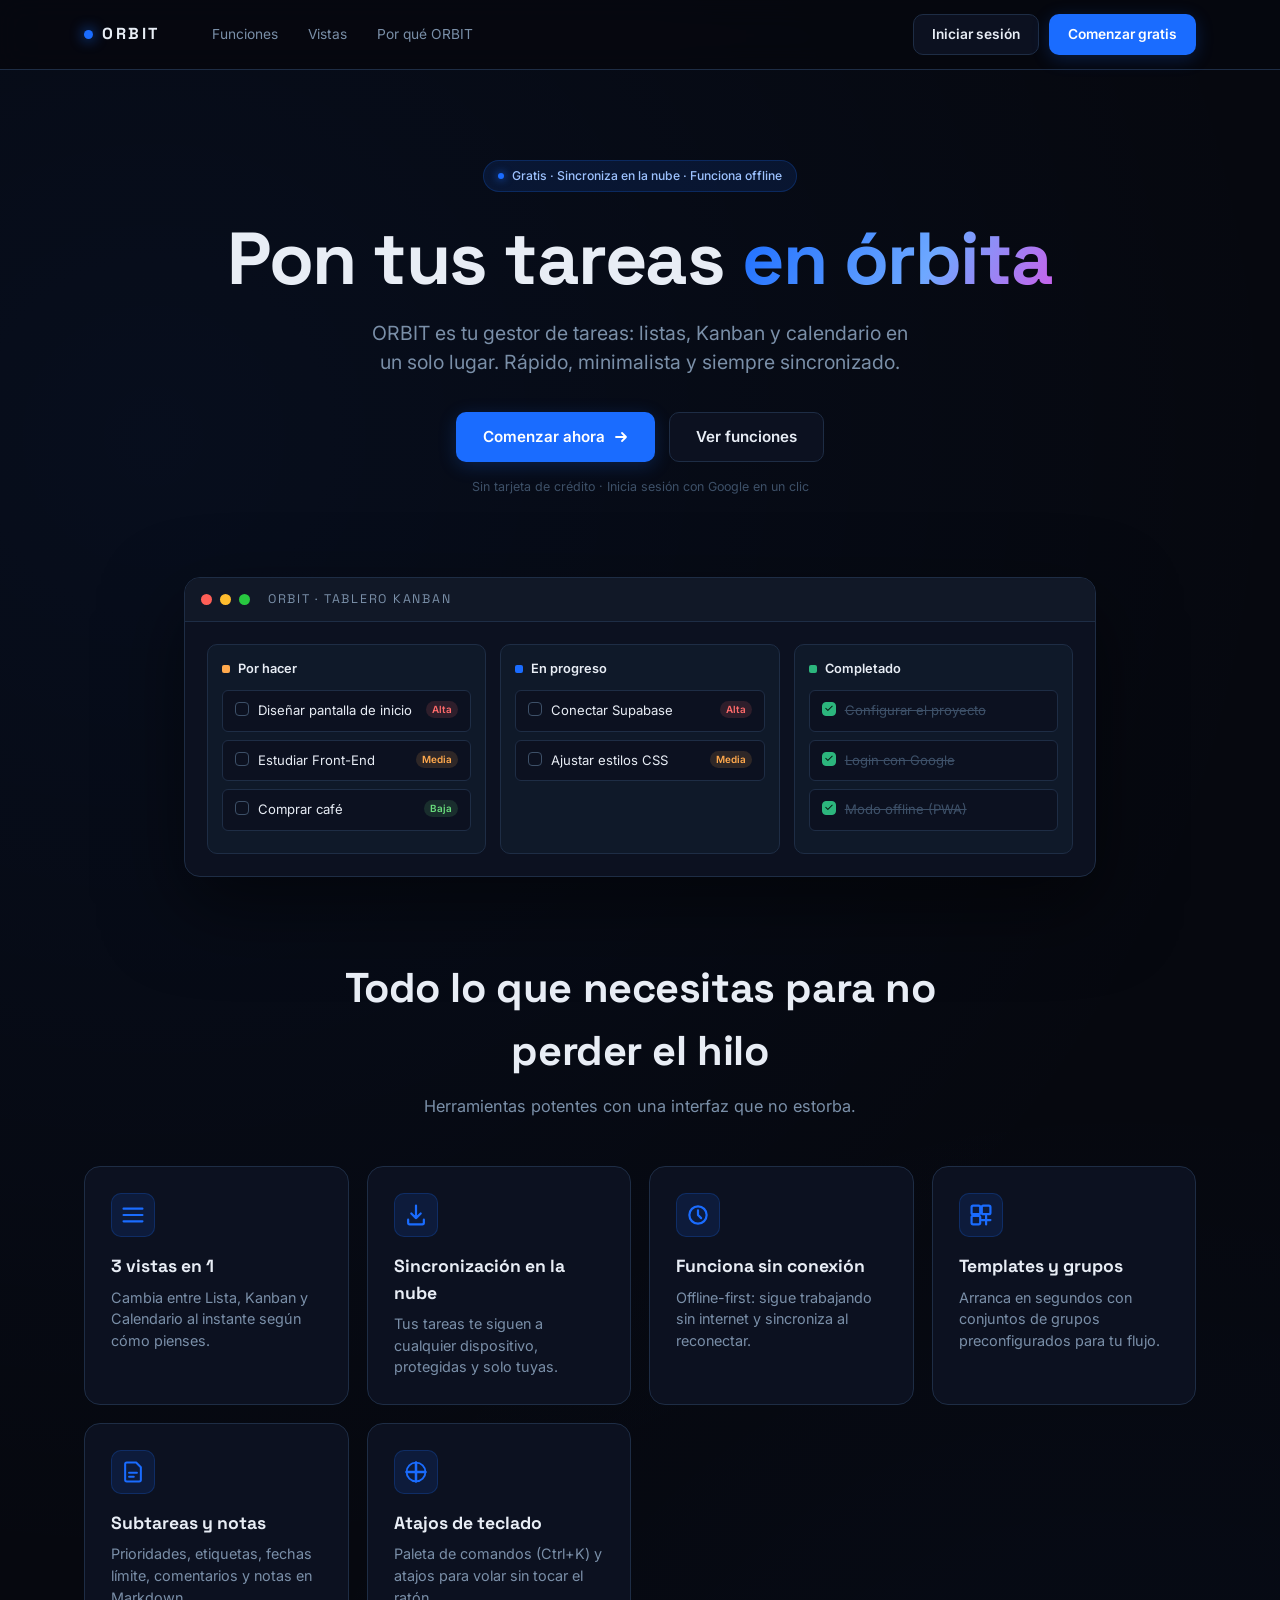
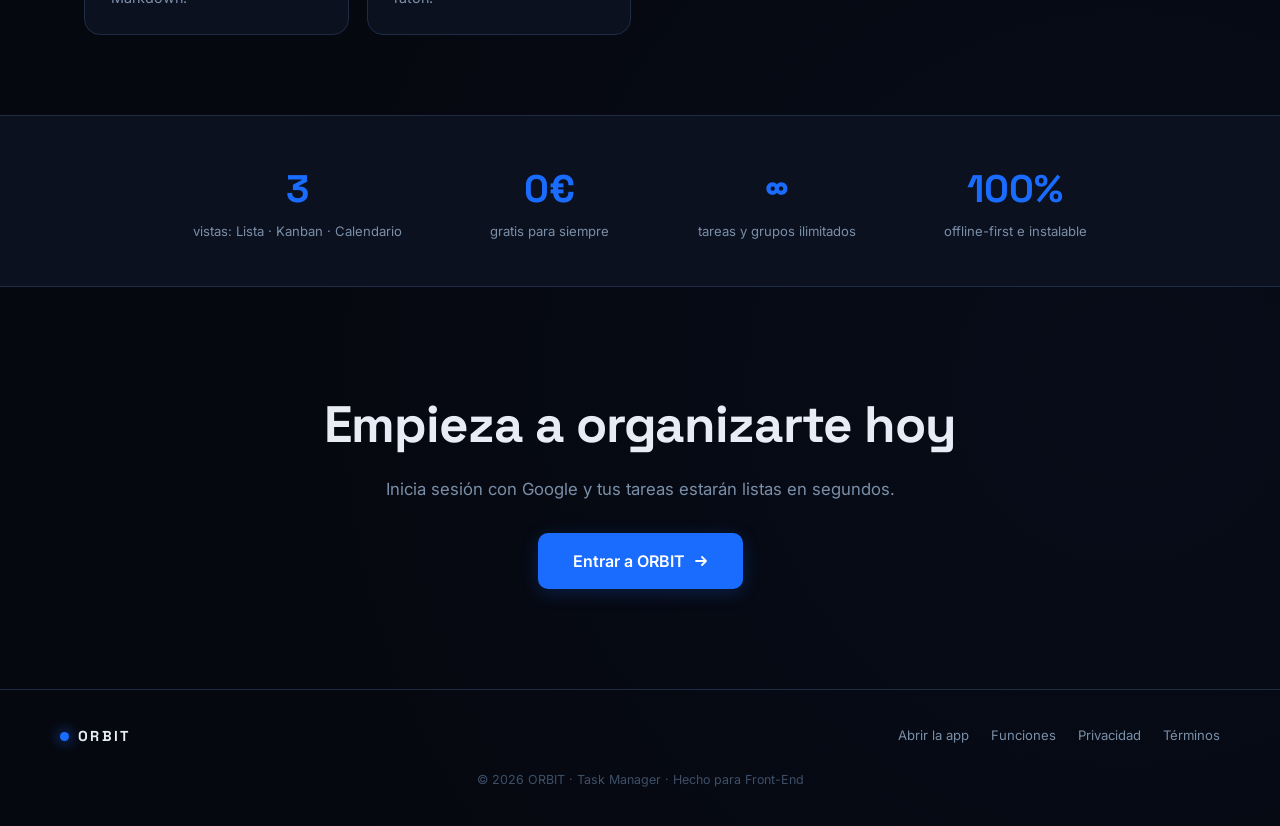
<file: inicio.html>
<!DOCTYPE html>
<html lang="es">
<head>
<meta charset="UTF-8"/>
<meta name="viewport" content="width=device-width,initial-scale=1.0"/>
<title>ORBIT — Organiza tus tareas en órbita</title>
<link rel="preconnect" href="https://fonts.googleapis.com"/>
<link href="https://fonts.googleapis.com/css2?family=Inter:wght@300;400;500;600&family=Space+Grotesk:wght@500;700&display=swap" rel="stylesheet"/>
<link rel="manifest" href="manifest.json"/>
<meta name="theme-color" content="#1a6cff"/>
<link rel="icon" type="image/png" href="icons/icon-192.png"/>
<link rel="apple-touch-icon" href="icons/icon-192.png"/>
<meta name="description" content="ORBIT — pon tus tareas en órbita. Lista, Kanban, Calendario y Panel de productividad, en la nube y offline."/>
<meta property="og:type" content="website"/>
<meta property="og:title" content="ORBIT — Organiza tus tareas en órbita"/>
<meta property="og:description" content="Gestor de tareas rápido y minimalista: Lista, Kanban, Calendario y Panel. Gratis, en la nube y offline."/>
<meta property="og:image" content="icons/icon-512.png"/>
<meta name="twitter:card" content="summary_large_image"/>
<style>
  *,*::before,*::after { box-sizing:border-box; margin:0; padding:0; }

  :root{
    --bg:#06080f; --bg-s:#0c1120; --bg-e:#111827; --bg-in:#0f1929;
    --bd:#1e2d45; --bd-hi:#2a4a6b;
    --accent:#1a6cff; --accent-g:rgba(26,108,255,.22); --accent-d:rgba(26,108,255,.12);
    --txt:#e8edf5; --txt2:#7a8fa8; --txt3:#3d5068;
    --done:#2cb67d; --err:#ff4d6d; --high:#ff6b6b; --med:#ffa94d; --low:#69db7c;
    --r:6px; --rm:10px; --rl:16px;
    --fd:'Space Grotesk',sans-serif; --fb:'Inter',sans-serif; --tr:.17s ease;
  }

  html{ font-size:16px; scroll-behavior:smooth; }
  body{
    background:var(--bg); color:var(--txt); font-family:var(--fb);
    min-height:100vh; line-height:1.5; -webkit-font-smoothing:antialiased;
    background-image:
      radial-gradient(circle at 12% 18%,rgba(26,108,255,.06) 0%,transparent 50%),
      radial-gradient(circle at 88% 82%,rgba(26,108,255,.04) 0%,transparent 40%);
  }
  a{ color:inherit; text-decoration:none; }

  /* ── HEADER ── */
  .hdr{
    position:sticky; top:0; z-index:300;
    border-bottom:1px solid var(--bd);
    background:rgba(6,8,15,.85); backdrop-filter:blur(14px);
  }
  .hdr-in{
    max-width:1160px; margin:0 auto; padding:14px 24px;
    display:flex; align-items:center; gap:14px;
  }
  .logo{
    font-family:var(--fd); font-size:1rem; font-weight:700; letter-spacing:.16em;
    display:flex; align-items:center; gap:9px; color:var(--txt);
  }
  .logo-dot{
    width:9px; height:9px; border-radius:50%; background:var(--accent);
    box-shadow:0 0 14px var(--accent); animation:pulse 2.8s ease-in-out infinite;
  }
  @keyframes pulse{0%,100%{opacity:1;transform:scale(1)}50%{opacity:.45;transform:scale(.65)}}
  .hdr-nav{ display:flex; gap:6px; margin-left:26px; flex:1; }
  .hdr-nav a{
    font-size:.86rem; color:var(--txt2); padding:7px 12px; border-radius:var(--r);
    transition:var(--tr);
  }
  .hdr-nav a:hover{ color:var(--txt); background:var(--bg-s); }
  .hdr-actions{ display:flex; align-items:center; gap:10px; }

  .btn{
    font-family:var(--fb); font-size:.86rem; font-weight:600;
    padding:9px 18px; border-radius:var(--rm); border:1px solid transparent;
    cursor:pointer; transition:var(--tr); display:inline-flex; align-items:center; gap:9px;
    white-space:nowrap;
  }
  .btn-pri{
    background:var(--accent); color:#fff;
    box-shadow:0 4px 18px var(--accent-g);
  }
  .btn-pri:hover{ transform:translateY(-1px); box-shadow:0 6px 26px var(--accent-g); }
  .btn-ghost{
    background:var(--bg-s); border-color:var(--bd); color:var(--txt);
  }
  .btn-ghost:hover{ border-color:var(--bd-hi); background:var(--bg-e); }
  .menu-toggle{ display:none; background:none; border:none; color:var(--txt); font-size:22px; cursor:pointer; margin-left:auto; }

  /* ── HERO ── */
  .hero{ max-width:900px; margin:0 auto; padding:90px 24px 60px; text-align:center; }
  .badge{
    display:inline-flex; align-items:center; gap:8px;
    background:var(--accent-d); border:1px solid var(--accent-g); color:#9dc2ff;
    font-size:.76rem; font-weight:500; padding:6px 14px; border-radius:999px; margin-bottom:28px;
  }
  .badge .b-dot{ width:6px; height:6px; border-radius:50%; background:var(--accent); box-shadow:0 0 8px var(--accent); }
  .hero h1{
    font-family:var(--fd); font-weight:700;
    font-size:clamp(2.6rem,7vw,4.6rem); line-height:1.05; letter-spacing:-.02em;
    margin-bottom:22px;
  }
  .hero h1 .grad{
    background:linear-gradient(120deg,#1a6cff,#6ea8ff 60%,#cc5de8);
    -webkit-background-clip:text; background-clip:text; -webkit-text-fill-color:transparent;
  }
  .hero p.sub{
    font-size:clamp(1rem,2.3vw,1.22rem); color:var(--txt2);
    max-width:560px; margin:0 auto 34px;
  }
  .hero-cta{ display:flex; gap:14px; justify-content:center; flex-wrap:wrap; }
  .hero-cta .btn{ padding:13px 26px; font-size:.95rem; }
  .hero-note{ margin-top:16px; font-size:.78rem; color:var(--txt3); }

  /* ── APP PREVIEW ── */
  .preview{ max-width:960px; margin:20px auto 0; padding:0 24px; }
  .window{
    background:var(--bg-s); border:1px solid var(--bd); border-radius:var(--rl);
    overflow:hidden; box-shadow:0 30px 80px rgba(0,0,0,.5);
  }
  .win-bar{
    display:flex; align-items:center; gap:8px; padding:12px 16px;
    background:var(--bg-e); border-bottom:1px solid var(--bd);
  }
  .dot{ width:11px; height:11px; border-radius:50%; }
  .dot.r{background:#ff5f57}.dot.y{background:#febc2e}.dot.g{background:#28c840}
  .win-title{ margin-left:10px; font-family:var(--fd); font-size:.78rem; letter-spacing:.14em; color:var(--txt2); }
  .win-body{ padding:22px; display:grid; grid-template-columns:repeat(auto-fit,minmax(210px,1fr)); gap:14px; }
  .col{ background:var(--bg-in); border:1px solid var(--bd); border-radius:var(--rm); padding:14px; }
  .col-h{ display:flex; align-items:center; gap:8px; font-size:.8rem; font-weight:600; margin-bottom:12px; color:var(--txt); }
  .col-h .pin{ width:8px; height:8px; border-radius:2px; }
  .task{
    background:var(--bg-s); border:1px solid var(--bd); border-radius:var(--r);
    padding:10px 12px; margin-bottom:8px; font-size:.82rem; color:var(--txt);
    display:flex; align-items:flex-start; gap:9px;
  }
  .task .chk{ width:14px;height:14px;border:1.5px solid var(--txt3);border-radius:4px;flex-shrink:0;margin-top:1px; }
  .task.done .chk{ background:var(--done); border-color:var(--done); position:relative; }
  .task.done .chk::after{ content:"✓"; position:absolute; top:-3px; left:1px; font-size:11px; color:#04110b; }
  .task.done span{ text-decoration:line-through; color:var(--txt3); }
  .task .prio{ font-size:.62rem; padding:1px 6px; border-radius:999px; font-weight:600; margin-left:auto; flex-shrink:0; }
  .p-high{ background:var(--high-d,rgba(255,107,107,.14)); color:var(--high); }
  .p-med{ background:rgba(255,169,77,.14); color:var(--med); }
  .p-low{ background:rgba(105,219,124,.14); color:var(--low); }

  /* ── SECTION SHELL ── */
  section.block{ max-width:1160px; margin:0 auto; padding:80px 24px; }
  .sec-head{ text-align:center; max-width:600px; margin:0 auto 48px; }
  .sec-head h2{ font-family:var(--fd); font-size:clamp(1.8rem,4vw,2.6rem); letter-spacing:-.01em; margin-bottom:12px; }
  .sec-head p{ color:var(--txt2); font-size:1.02rem; }

  /* ── FEATURES ── */
  .grid{ display:grid; grid-template-columns:repeat(auto-fit,minmax(260px,1fr)); gap:18px; }
  .card{
    background:var(--bg-s); border:1px solid var(--bd); border-radius:var(--rl);
    padding:26px; transition:var(--tr);
  }
  .card:hover{ border-color:var(--bd-hi); transform:translateY(-4px); }
  .card .ic{
    width:44px; height:44px; border-radius:var(--rm);
    background:var(--accent-d); border:1px solid var(--accent-g);
    display:flex; align-items:center; justify-content:center; margin-bottom:16px;
    color:var(--accent);
  }
  .card .ic svg{ width:22px; height:22px; }
  .card h3{ font-family:var(--fd); font-size:1.1rem; margin-bottom:7px; }
  .card p{ color:var(--txt2); font-size:.9rem; }

  /* ── STATS STRIP ── */
  .strip{ border-top:1px solid var(--bd); border-bottom:1px solid var(--bd); background:var(--bg-s); }
  .strip-in{ max-width:1000px; margin:0 auto; padding:44px 24px; display:flex; flex-wrap:wrap; justify-content:space-around; gap:30px; text-align:center; }
  .strip .num{ font-family:var(--fd); font-size:2.4rem; font-weight:700; color:var(--accent); }
  .strip .lbl{ font-size:.82rem; color:var(--txt2); margin-top:4px; }

  /* ── CTA ── */
  .cta{ text-align:center; padding:100px 24px; }
  .cta h2{ font-family:var(--fd); font-size:clamp(2rem,5vw,3.2rem); letter-spacing:-.02em; margin-bottom:14px; }
  .cta p{ color:var(--txt2); margin-bottom:30px; font-size:1.05rem; }
  .cta .btn{ padding:15px 34px; font-size:1rem; }

  /* ── FOOTER ── */
  footer{ border-top:1px solid var(--bd); padding:36px 24px; }
  .foot-in{ max-width:1160px; margin:0 auto; display:flex; flex-wrap:wrap; justify-content:space-between; align-items:center; gap:16px; }
  .foot-in .logo{ font-size:.9rem; }
  .foot-links{ display:flex; gap:22px; flex-wrap:wrap; font-size:.82rem; color:var(--txt2); }
  .foot-links a:hover{ color:var(--txt); }
  .foot-copy{ font-size:.78rem; color:var(--txt3); width:100%; text-align:center; margin-top:8px; }

  @media(max-width:820px){
    .hdr-nav, .hdr-actions a.btn-ghost:not(.enter){ display:none; }
    .menu-toggle{ display:block; }
  }
</style>
</head>
<body>

<!-- HEADER -->
<header class="hdr">
  <div class="hdr-in">
    <div class="logo"><span class="logo-dot"></span>ORBIT</div>
    <nav class="hdr-nav">
      <a href="#features">Funciones</a>
      <a href="#views">Vistas</a>
      <a href="#stats">Por qué ORBIT</a>
    </nav>
    <div class="hdr-actions">
      <a href="index.html" class="btn btn-ghost enter">Iniciar sesión</a>
      <a href="index.html" class="btn btn-pri">Comenzar gratis</a>
    </div>
    <button class="menu-toggle" aria-label="Menú">☰</button>
  </div>
</header>

<!-- HERO -->
<section class="hero">
  <span class="badge"><span class="b-dot"></span>Gratis · Sincroniza en la nube · Funciona offline</span>
  <h1>Pon tus tareas <span class="grad">en órbita</span></h1>
  <p class="sub">ORBIT es tu gestor de tareas: listas, Kanban y calendario en un solo lugar. Rápido, minimalista y siempre sincronizado.</p>
  <div class="hero-cta">
    <a href="index.html" class="btn btn-pri">
      Comenzar ahora
      <svg width="14" height="14" viewBox="0 0 14 14" fill="none"><path d="M2 7h10M8 3l4 4-4 4" stroke="currentColor" stroke-width="1.8" stroke-linecap="round" stroke-linejoin="round"/></svg>
    </a>
    <a href="#features" class="btn btn-ghost">Ver funciones</a>
  </div>
  <p class="hero-note">Sin tarjeta de crédito · Inicia sesión con Google en un clic</p>
</section>

<!-- APP PREVIEW -->
<div class="preview">
  <div class="window">
    <div class="win-bar">
      <span class="dot r"></span><span class="dot y"></span><span class="dot g"></span>
      <span class="win-title">ORBIT · TABLERO KANBAN</span>
    </div>
    <div class="win-body">
      <div class="col">
        <div class="col-h"><span class="pin" style="background:var(--med)"></span>Por hacer</div>
        <div class="task"><span class="chk"></span><span>Diseñar pantalla de inicio</span><span class="prio p-high">Alta</span></div>
        <div class="task"><span class="chk"></span><span>Estudiar Front-End</span><span class="prio p-med">Media</span></div>
        <div class="task"><span class="chk"></span><span>Comprar café</span><span class="prio p-low">Baja</span></div>
      </div>
      <div class="col">
        <div class="col-h"><span class="pin" style="background:var(--accent)"></span>En progreso</div>
        <div class="task"><span class="chk"></span><span>Conectar Supabase</span><span class="prio p-high">Alta</span></div>
        <div class="task"><span class="chk"></span><span>Ajustar estilos CSS</span><span class="prio p-med">Media</span></div>
      </div>
      <div class="col">
        <div class="col-h"><span class="pin" style="background:var(--done)"></span>Completado</div>
        <div class="task done"><span class="chk"></span><span>Configurar el proyecto</span></div>
        <div class="task done"><span class="chk"></span><span>Login con Google</span></div>
        <div class="task done"><span class="chk"></span><span>Modo offline (PWA)</span></div>
      </div>
    </div>
  </div>
</div>

<!-- FEATURES -->
<section class="block" id="features">
  <div class="sec-head">
    <h2>Todo lo que necesitas para no perder el hilo</h2>
    <p>Herramientas potentes con una interfaz que no estorba.</p>
  </div>
  <div class="grid">
    <div class="card">
      <div class="ic"><svg viewBox="0 0 14 14" fill="none"><path d="M1 3h12M1 7h12M1 11h12" stroke="currentColor" stroke-width="1.4" stroke-linecap="round"/></svg></div>
      <h3>3 vistas en 1</h3>
      <p>Cambia entre Lista, Kanban y Calendario al instante según cómo pienses.</p>
    </div>
    <div class="card">
      <div class="ic"><svg viewBox="0 0 14 14" fill="none"><path d="M7 1v8M4 6l3 3 3-3M2 10v2a1 1 0 001 1h8a1 1 0 001-1v-2" stroke="currentColor" stroke-width="1.4" stroke-linecap="round" stroke-linejoin="round"/></svg></div>
      <h3>Sincronización en la nube</h3>
      <p>Tus tareas te siguen a cualquier dispositivo, protegidas y solo tuyas.</p>
    </div>
    <div class="card">
      <div class="ic"><svg viewBox="0 0 14 14" fill="none"><circle cx="7" cy="7" r="5.5" stroke="currentColor" stroke-width="1.4"/><path d="M7 4v3l2 2" stroke="currentColor" stroke-width="1.4" stroke-linecap="round" stroke-linejoin="round"/></svg></div>
      <h3>Funciona sin conexión</h3>
      <p>Offline-first: sigue trabajando sin internet y sincroniza al reconectar.</p>
    </div>
    <div class="card">
      <div class="ic"><svg viewBox="0 0 14 14" fill="none"><rect x="1" y="1" width="5.5" height="5.5" rx="1" stroke="currentColor" stroke-width="1.4"/><rect x="7.5" y="1" width="5.5" height="5.5" rx="1" stroke="currentColor" stroke-width="1.4"/><rect x="1" y="7.5" width="5.5" height="5.5" rx="1" stroke="currentColor" stroke-width="1.4"/><path d="M10.25 7.5v5.5M7.5 10.25h5.5" stroke="currentColor" stroke-width="1.4" stroke-linecap="round"/></svg></div>
      <h3>Templates y grupos</h3>
      <p>Arranca en segundos con conjuntos de grupos preconfigurados para tu flujo.</p>
    </div>
    <div class="card">
      <div class="ic"><svg viewBox="0 0 14 14" fill="none"><path d="M9 1H3a1 1 0 00-1 1v10a1 1 0 001 1h8a1 1 0 001-1V4L9 1z" stroke="currentColor" stroke-width="1.3" stroke-linejoin="round"/><path d="M4.5 7.5h5M4.5 10h3" stroke="currentColor" stroke-width="1.3" stroke-linecap="round"/></svg></div>
      <h3>Subtareas y notas</h3>
      <p>Prioridades, etiquetas, fechas límite, comentarios y notas en Markdown.</p>
    </div>
    <div class="card">
      <div class="ic"><svg viewBox="0 0 14 14" fill="none"><path d="M7 1v12M1 7h12" stroke="currentColor" stroke-width="1.6" stroke-linecap="round"/><circle cx="7" cy="7" r="6" stroke="currentColor" stroke-width="1.2"/></svg></div>
      <h3>Atajos de teclado</h3>
      <p>Paleta de comandos (Ctrl+K) y atajos para volar sin tocar el ratón.</p>
    </div>
  </div>
</section>

<!-- STATS -->
<div class="strip" id="stats">
  <div class="strip-in">
    <div><div class="num">3</div><div class="lbl">vistas: Lista · Kanban · Calendario</div></div>
    <div><div class="num">0€</div><div class="lbl">gratis para siempre</div></div>
    <div><div class="num">∞</div><div class="lbl">tareas y grupos ilimitados</div></div>
    <div><div class="num">100%</div><div class="lbl">offline-first e instalable</div></div>
  </div>
</div>

<!-- CTA -->
<section class="cta" id="views">
  <h2>Empieza a organizarte hoy</h2>
  <p>Inicia sesión con Google y tus tareas estarán listas en segundos.</p>
  <a href="index.html" class="btn btn-pri">
    Entrar a ORBIT
    <svg width="14" height="14" viewBox="0 0 14 14" fill="none"><path d="M2 7h10M8 3l4 4-4 4" stroke="currentColor" stroke-width="1.8" stroke-linecap="round" stroke-linejoin="round"/></svg>
  </a>
</section>

<!-- FOOTER -->
<footer>
  <div class="foot-in">
    <div class="logo"><span class="logo-dot"></span>ORBIT</div>
    <div class="foot-links">
      <a href="index.html">Abrir la app</a>
      <a href="#features">Funciones</a>
      <a href="#">Privacidad</a>
      <a href="#">Términos</a>
    </div>
    <div class="foot-copy">© 2026 ORBIT · Task Manager · Hecho para Front-End</div>
  </div>
</footer>

<script>
  document.querySelector('.menu-toggle').addEventListener('click', () => {
    const nav = document.querySelector('.hdr-nav');
    nav.style.display = nav.style.display === 'flex' ? '' : 'flex';
    nav.style.flexDirection = 'column';
    nav.style.position = 'absolute';
    nav.style.top = '60px'; nav.style.right = '24px';
    nav.style.background = 'var(--bg-s)';
    nav.style.border = '1px solid var(--bd)';
    nav.style.borderRadius = 'var(--rm)';
    nav.style.padding = '8px';
  });
</script>

</body>
</html>
</file>
